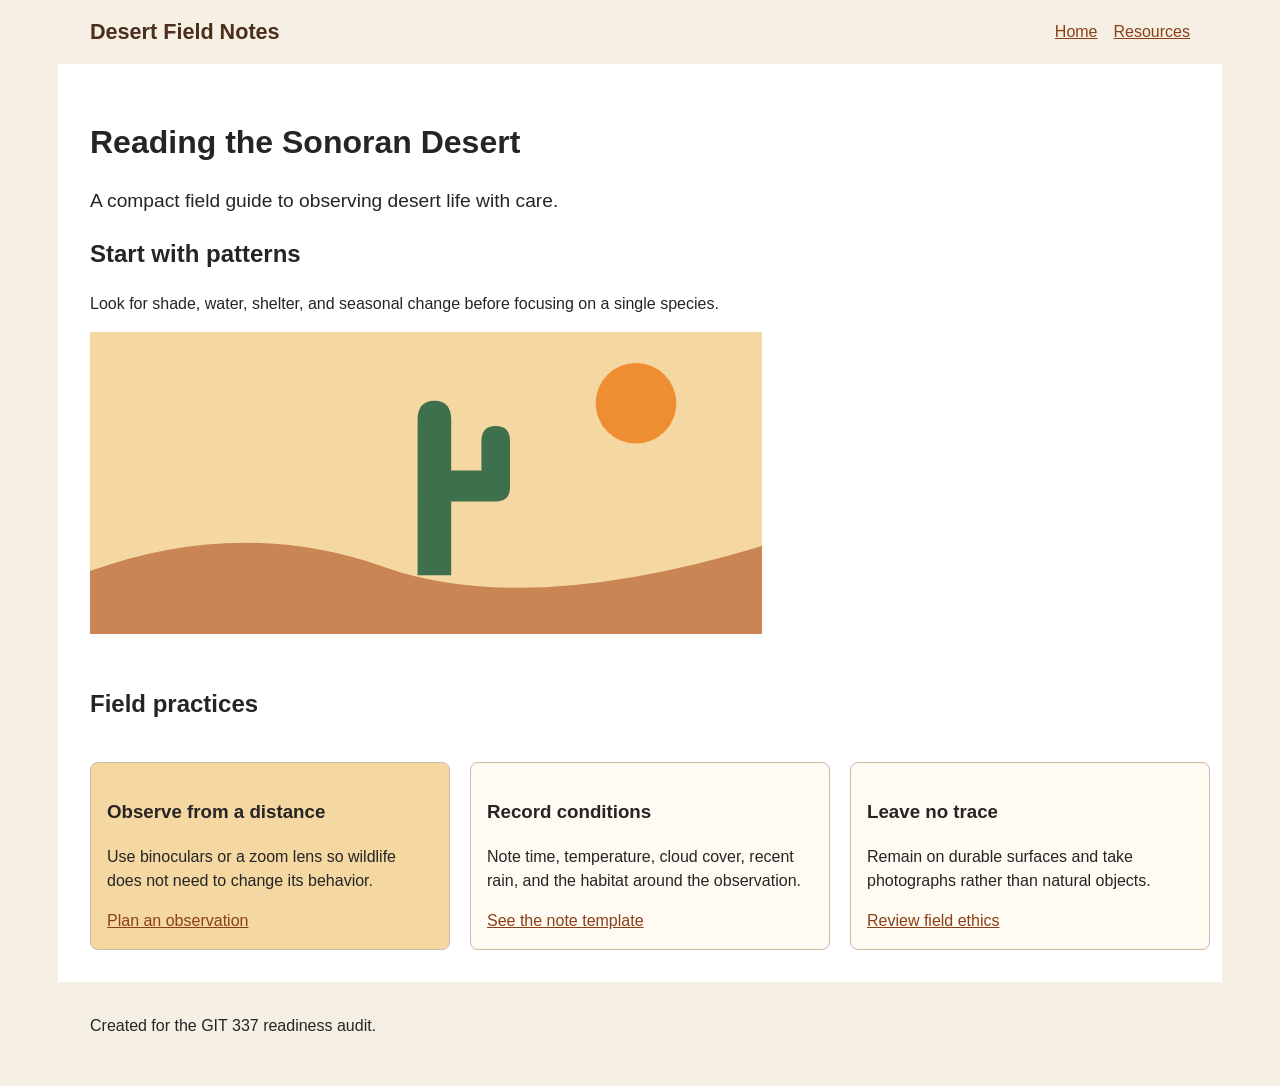
<file: ASSESSMENT-Desert-Field-Notes-Starter/index.html>
<!doctype html>
<html lang="en">
  <head>
    <meta charset="utf-8">
    <title>Desert Field Notes</title>
    <link rel="stylesheet" href="css/styles.css">
  </head>
  <body>
    <header class="site-header">
      <a class="site-name" href="index.html">Desert Field Notes</a>
      <nav aria-label="Primary navigation">
        <ul class="nav-list">
          <li><a href="#">Home</a></li>
          <li><a href="pages/resources.html">Resources</a></li>
        </ul>
      </nav>
    </header>

    <main>
      <h1>Reading the Sonoran Desert</h1>
      <p class="lede">A compact field guide to observing desert life with care.</p>

      <section class="intro">
        <h2>Start with patterns</h2>
        <p>Look for shade, water, shelter, and seasonal change before focusing on a single species.</p>
        <img src="images/saguaro-study.svg" alt="desert image with 1 cactus, sandy hills and sun">
      </section>

      <section class="cards" aria-labelledby="field-practices">
        <h2 id="field-practices">Field practices</h2>
        <article class="card featured" id="featured-card">
          <h3>Observe from a distance</h3>
          <p>Use binoculars or a zoom lens so wildlife does not need to change its behavior.</p>
          <a href="pages/resources.html">Plan an observation</a>
        </article>
        <article class="card">
          <h3>Record conditions</h3>
          <p>Note time, temperature, cloud cover, recent rain, and the habitat around the observation.</p>
          <a href="pages/resources.html#notes">See the note template</a>
        </article>
        <article class="card">
          <h3>Leave no trace</h3>
          <p>Remain on durable surfaces and take photographs rather than natural objects.</p>
          <a href="pages/resources.html#ethics">Review field ethics</a>
        </article>
      </section>
    </main>

    <footer>
      <p>Created for the GIT 337 readiness audit.</p>
    </footer>
  </body>
</html>
</file>
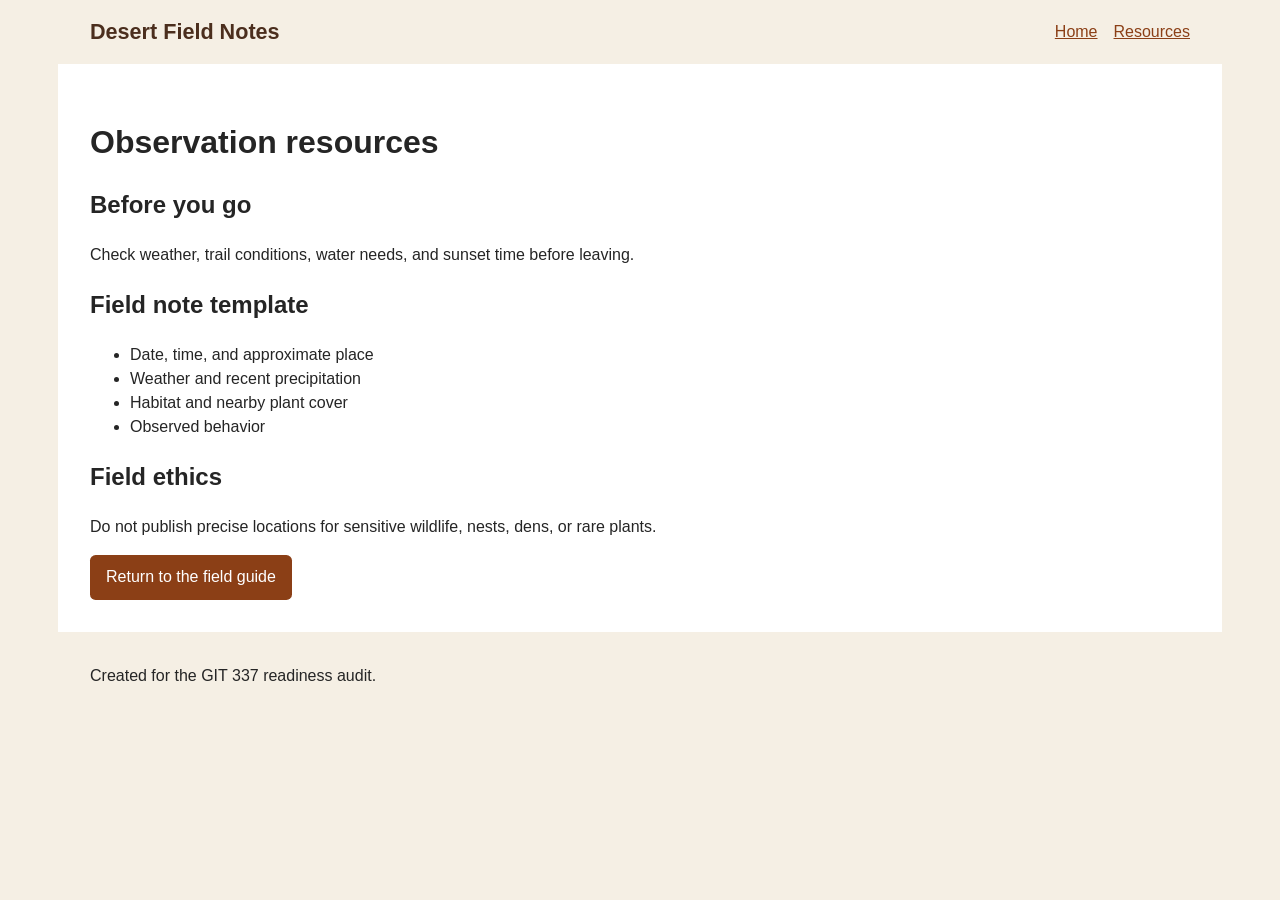
<file: ASSESSMENT-Desert-Field-Notes-Starter/pages/resources.html>
<!doctype html>
<html lang="en">
  <head>
    <meta charset="utf-8">
    <title>Resources | Desert Field Notes</title>
    <link rel="stylesheet" href="../css/styles.css">
  </head>
  <body>
    <header class="site-header">
      <a class="site-name" href="index.html">Desert Field Notes</a>
      <nav aria-label="Primary navigation">
        <ul class="nav-list">
          <li><a href="index.html">Home</a></li>
          <li><a href="#">Resources</a></li>
        </ul>
      </nav>
    </header>

    <main>
      <h1>Observation resources</h1>
      <section>
        <h2>Before you go</h2>
        <p>Check weather, trail conditions, water needs, and sunset time before leaving.</p>
      </section>

      <section id="notes">
        <h2>Field note template</h2>
        <ul>
          <li>Date, time, and approximate place</li>
          <li>Weather and recent precipitation</li>
          <li>Habitat and nearby plant cover</li>
          <li>Observed behavior</li>
        </ul>
      </section>

      <section id="ethics">
        <h2>Field ethics</h2>
        <p>Do not publish precise locations for sensitive wildlife, nests, dens, or rare plants.</p>
        <a class="button" href="../index.html">Return to the field guide</a>
      </section>
    </main>

    <footer>
      <p>Created for the GIT 337 readiness audit.</p>
    </footer>
  </body>
</html>
</file>
<file: ASSESSMENT-Desert-Field-Notes-Starter/css/styles.css>
* {
  box-sizing: content-box;
}

body {
  margin: 0;
  color: #252525;
  background: #f5efe4;
  font-family: Arial, Helvetica, sans-serif;
  line-height: 1.5;
}

a {
  color: #8b3f16;
}

a:focus {
  outline: 2px solid #252525;
}

.site-header,
main,
footer {
  width: 1100px;
  margin-inline: auto;
}

.site-header {
  display: flex;
  align-items: center;
  justify-content: space-between;
  padding-block: 1rem;
}

.site-name {
  color: #4b2e1d;
  font-size: 1.35rem;
  font-weight: 700;
  text-decoration: none;
}

.nav-list {
  display: flex;
  gap: 1rem;
  margin: 0;
  padding: 0;
  list-style: none;
}

main {
  padding: 2rem;
  background: #fff;
}

.lede {
  max-width: 60ch;
  font-size: 1.2rem;
}

.intro img {
  display: block;
  width: 100%;
  max-width: 42rem;
  height: auto;
}

.cards {
  display: grid;
  grid-template-columns: repeat(3, minmax(360px, 1fr));
  gap: 1.25rem;
  margin-top: 2rem;
}

.cards > h2 {
  grid-column: 1 / -1;
}

.card {
  padding: 1rem;
  border: 1px solid #cbbba5;
  border-radius: .5rem;
  background: #fffaf2;
}

#featured-card {
  background: #f4d7a1;
}

.featured {
  background: #dce9d5;
}

.button {
  display: inline-block;
  padding: .65rem 1rem;
  color: white;
  background: #8b3f16;
  border-radius: .35rem;
  text-decoration: none;
}

footer {
  padding-block: 1rem 2rem;
}

@media (min-width: 500px) and (max-width: 700px) {
  .site-header {
    flex-direction: column;
    align-items: flex-start;
  }

  .cards {
    grid-template-columns: 1fr;
  }
}
</file>
